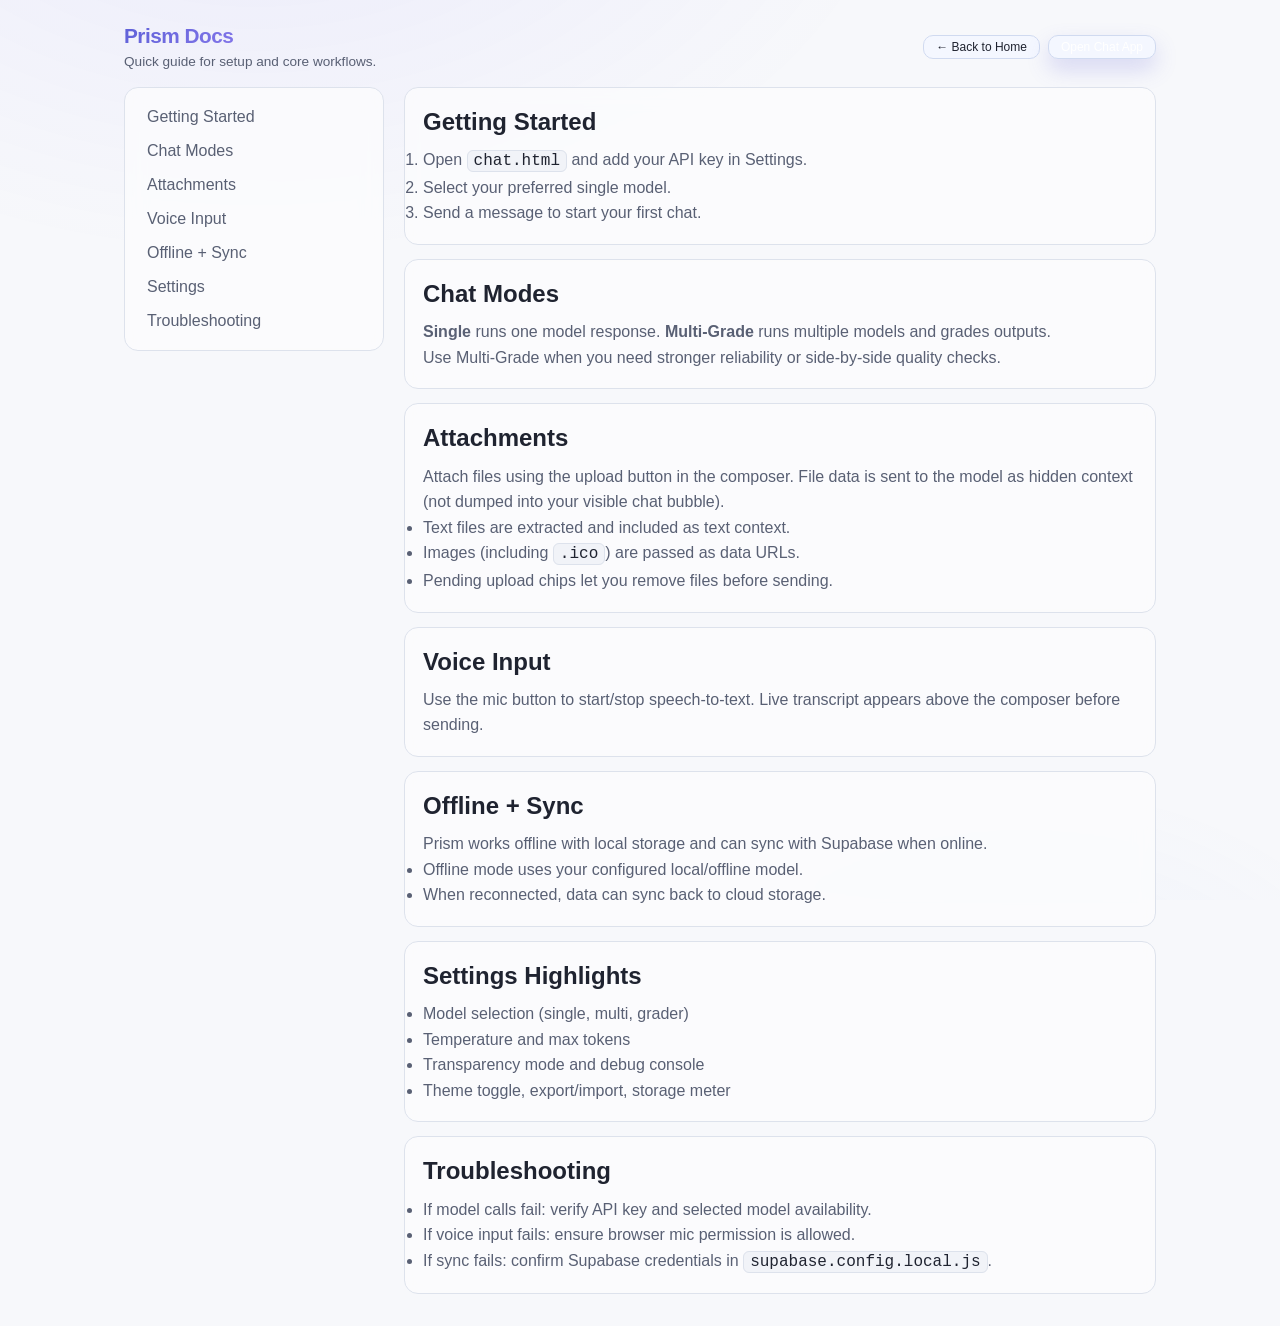
<file: docs.html>
<!DOCTYPE html>
<html lang="en">
<head>
<meta charset="UTF-8">
<meta name="viewport" content="width=device-width, initial-scale=1.0">
<title>Prism Docs</title>
<link rel="stylesheet" href="styles.css">
<link rel="manifest" href="manifest.json">
<meta name="theme-color" content="#7c5cff">
<meta name="description" content="Prism documentation: setup, usage, models, offline mode, file uploads, voice input, and troubleshooting.">
<style>
  body { overflow-y: auto; height: auto; }
  .docs-shell { max-width: 1080px; margin: 0 auto; padding: 24px; position: relative; z-index: 1; }
  .docs-top { display: flex; justify-content: space-between; align-items: center; gap: 12px; margin-bottom: 18px; flex-wrap: wrap; }
  .docs-grid { display: grid; grid-template-columns: 260px 1fr; gap: 20px; }
  .docs-nav, .docs-card { border: 1px solid var(--border); border-radius: 14px; background: var(--bg-glass); backdrop-filter: blur(10px); }
  .docs-nav { padding: 12px; position: sticky; top: 14px; height: fit-content; }
  .docs-nav a { display: block; padding: 8px 10px; border-radius: 8px; color: var(--text-secondary); }
  .docs-nav a:hover { background: var(--accent-subtle); color: var(--text-primary); text-decoration: none; }
  .docs-card { padding: 18px; margin-bottom: 14px; }
  .docs-card h2 { margin-bottom: 10px; color: var(--text-primary); }
  .docs-card p, .docs-card li { color: var(--text-secondary); line-height: 1.6; }
  .docs-card code { font-family: var(--font-mono); background: var(--bg-tertiary); border: 1px solid var(--border); padding: 1px 6px; border-radius: 6px; color: var(--text-primary); }
  @media (max-width: 900px) {
    .docs-grid { grid-template-columns: 1fr; }
    .docs-nav { position: static; }
  }
</style>
</head>
<body>
  <div class="docs-shell">
    <div class="docs-top">
      <div>
        <div class="logo">Prism Docs</div>
        <p class="hint" style="margin-top:6px">Quick guide for setup and core workflows.</p>
      </div>
      <div style="display:flex;gap:8px;flex-wrap:wrap">
        <a class="btn btn-sm" href="./index.html">← Back to Home</a>
        <a class="btn btn-sm landing-auth-btn" href="./chat.html">Open Chat App</a>
      </div>
    </div>

    <div class="docs-grid">
      <aside class="docs-nav">
        <a href="#getting-started">Getting Started</a>
        <a href="#chat-modes">Chat Modes</a>
        <a href="#attachments">Attachments</a>
        <a href="#voice">Voice Input</a>
        <a href="#offline">Offline + Sync</a>
        <a href="#settings">Settings</a>
        <a href="#troubleshooting">Troubleshooting</a>
      </aside>

      <main>
        <section id="getting-started" class="docs-card">
          <h2>Getting Started</h2>
          <ol>
            <li>Open <code>chat.html</code> and add your API key in Settings.</li>
            <li>Select your preferred single model.</li>
            <li>Send a message to start your first chat.</li>
          </ol>
        </section>

        <section id="chat-modes" class="docs-card">
          <h2>Chat Modes</h2>
          <p><strong>Single</strong> runs one model response. <strong>Multi-Grade</strong> runs multiple models and grades outputs.</p>
          <p>Use Multi-Grade when you need stronger reliability or side-by-side quality checks.</p>
        </section>

        <section id="attachments" class="docs-card">
          <h2>Attachments</h2>
          <p>Attach files using the upload button in the composer. File data is sent to the model as hidden context (not dumped into your visible chat bubble).</p>
          <ul>
            <li>Text files are extracted and included as text context.</li>
            <li>Images (including <code>.ico</code>) are passed as data URLs.</li>
            <li>Pending upload chips let you remove files before sending.</li>
          </ul>
        </section>

        <section id="voice" class="docs-card">
          <h2>Voice Input</h2>
          <p>Use the mic button to start/stop speech-to-text. Live transcript appears above the composer before sending.</p>
        </section>

        <section id="offline" class="docs-card">
          <h2>Offline + Sync</h2>
          <p>Prism works offline with local storage and can sync with Supabase when online.</p>
          <ul>
            <li>Offline mode uses your configured local/offline model.</li>
            <li>When reconnected, data can sync back to cloud storage.</li>
          </ul>
        </section>

        <section id="settings" class="docs-card">
          <h2>Settings Highlights</h2>
          <ul>
            <li>Model selection (single, multi, grader)</li>
            <li>Temperature and max tokens</li>
            <li>Transparency mode and debug console</li>
            <li>Theme toggle, export/import, storage meter</li>
          </ul>
        </section>

        <section id="troubleshooting" class="docs-card">
          <h2>Troubleshooting</h2>
          <ul>
            <li>If model calls fail: verify API key and selected model availability.</li>
            <li>If voice input fails: ensure browser mic permission is allowed.</li>
            <li>If sync fails: confirm Supabase credentials in <code>supabase.config.local.js</code>.</li>
          </ul>
        </section>
      </main>
    </div>
  </div>

  <script>
  (() => {
    const mq = window.matchMedia && window.matchMedia('(prefers-color-scheme: light)');
    const apply = () => {
      const isLight = !!(mq && mq.matches);
      document.documentElement.setAttribute('data-theme', isLight ? 'light' : 'dark');
      const meta = document.querySelector('meta[name="theme-color"]');
      if (meta) meta.setAttribute('content', isLight ? '#f3f6fc' : '#0f1116');
    };
    apply();
    if (mq && mq.addEventListener) mq.addEventListener('change', apply);
  })();
  </script>
</body>
</html>
</file>
<file: styles.css>
/* ============================================================
   PRISM AI — Modern Design System v2.0
   Glassmorphism + CSS-only animations + Full component library
   ============================================================ */

/* ---------- CSS Custom Properties (Design Tokens) ---------- */
:root {
  /* Colors — Dark Theme (default) */
  --bg-primary: #090b10;
  --bg-secondary: #10141d;
  --bg-tertiary: #171d2a;
  --bg-glass: rgba(16, 20, 29, 0.72);
  --bg-glass-border: rgba(124, 92, 255, 0.12);
  --accent: #7c5cff;
  --accent-hover: #9278ff;
  --accent-glow: rgba(124, 92, 255, 0.35);
  --accent-subtle: rgba(124, 92, 255, 0.12);
  --text-primary: #e8ebf2;
  --text-secondary: #96a0b5;
  --text-muted: #5e6a82;
  --border: #242c3b;
  --border-light: rgba(36, 44, 59, 0.5);
  --input-bg: #0f141f;
  --success: #4caf50;
  --success-subtle: rgba(76, 175, 80, 0.12);
  --warning: #ff9800;
  --warning-subtle: rgba(255, 152, 0, 0.12);
  --error: #e95b76;
  --error-subtle: rgba(233, 91, 118, 0.12);
  --info: #5b9aff;
  --info-subtle: rgba(91, 154, 255, 0.12);

  /* Typography */
  --font-sans: 'Segoe UI', -apple-system, BlinkMacSystemFont, sans-serif;
  --font-mono: 'Cascadia Code', 'Fira Code', 'Consolas', monospace;

  /* Spacing */
  --space-1: 4px;
  --space-2: 8px;
  --space-3: 12px;
  --space-4: 16px;
  --space-5: 20px;
  --space-6: 24px;
  --space-8: 32px;

  /* Radii */
  --radius-sm: 6px;
  --radius-md: 10px;
  --radius-lg: 14px;
  --radius-xl: 20px;
  --radius-full: 999px;

  /* Shadows */
  --shadow-sm: 0 1px 3px rgba(0, 0, 0, 0.2);
  --shadow-md: 0 4px 12px rgba(0, 0, 0, 0.3);
  --shadow-lg: 0 8px 30px rgba(0, 0, 0, 0.4);
  --shadow-glow: 0 0 20px rgba(124, 92, 255, 0.2);

  /* Transitions */
  --ease-out: cubic-bezier(0.16, 1, 0.3, 1);
  --ease-spring: cubic-bezier(0.34, 1.56, 0.64, 1);
  --duration-fast: 150ms;
  --duration-normal: 250ms;
  --duration-slow: 400ms;

  /* Layout */
  --sidebar-width: 280px;
  --sidebar-collapsed: 48px;
  --topbar-height: 52px;
  --settings-width: 400px;
}

/* Light Theme */
[data-theme="light"] {
  --bg-primary: #f7f8fb;
  --bg-secondary: #fcfcfd;
  --bg-tertiary: #f1f3f8;
  --bg-glass: rgba(252, 252, 253, 0.82);
  --bg-glass-border: rgba(91, 77, 255, 0.1);
  --accent: #5f61d8;
  --accent-hover: #6d70e2;
  --accent-glow: rgba(91, 77, 255, 0.25);
  --accent-subtle: rgba(91, 77, 255, 0.08);
  --text-primary: #1f2330;
  --text-secondary: #596074;
  --text-muted: #8a91a5;
  --border: #dde2ec;
  --border-light: rgba(221, 226, 236, 0.7);
  --input-bg: #fbfcff;
  --shadow-sm: 0 1px 3px rgba(0, 0, 0, 0.08);
  --shadow-md: 0 4px 12px rgba(0, 0, 0, 0.1);
  --shadow-lg: 0 8px 30px rgba(0, 0, 0, 0.12);
  --shadow-glow: 0 0 20px rgba(91, 77, 255, 0.15);
}

/* ---------- Reset & Base ---------- */
*, *::before, *::after { margin: 0; padding: 0; box-sizing: border-box; }

html { font-size: 16px; -webkit-font-smoothing: antialiased; }

body {
  font-family: var(--font-sans);
  background: var(--bg-primary);
  color: var(--text-primary);
  height: 100vh;
  display: flex;
  flex-direction: column;
  overflow: hidden;
  transition: background var(--duration-normal) var(--ease-out),
              color var(--duration-normal) var(--ease-out);
}

body::before {
  content: '';
  position: fixed;
  inset: 0;
  background: radial-gradient(1200px 800px at 20% -20%, var(--accent-subtle) 0%, transparent 55%),
              radial-gradient(800px 600px at 80% 120%, rgba(91, 154, 255, 0.06) 0%, transparent 50%);
  pointer-events: none;
  z-index: 0;
  animation: bgShift 20s ease-in-out infinite alternate;
}

@keyframes bgShift { 0% { opacity: 0.6; } 100% { opacity: 1; } }

/* ---------- Scrollbar ---------- */
::-webkit-scrollbar { width: 6px; height: 6px; }
::-webkit-scrollbar-track { background: transparent; }
::-webkit-scrollbar-thumb { background: var(--border); border-radius: var(--radius-full); }
::-webkit-scrollbar-thumb:hover { background: var(--text-muted); }

/* ---------- Typography ---------- */
h1, h2, h3, h4 { font-weight: 600; line-height: 1.3; }
a { color: var(--accent); text-decoration: none; }
a:hover { text-decoration: underline; }
.hint { font-size: 0.85em; color: var(--text-secondary); }
.muted { color: var(--text-muted); }

/* ---------- Buttons ---------- */
.btn {
  display: inline-flex;
  align-items: center;
  justify-content: center;
  gap: var(--space-2);
  padding: var(--space-2) var(--space-4);
  border: 1px solid var(--border);
  background: var(--bg-tertiary);
  color: var(--text-primary);
  border-radius: var(--radius-md);
  cursor: pointer;
  font-size: 0.85em;
  font-weight: 500;
  font-family: inherit;
  transition: all var(--duration-fast) var(--ease-out);
  white-space: nowrap;
  user-select: none;
}
.btn:hover {
  background: var(--accent);
  border-color: var(--accent);
  color: #fff;
  transform: translateY(-1px);
  box-shadow: var(--shadow-glow);
}
.btn:active { transform: translateY(0); }
.btn.active { background: var(--accent); border-color: var(--accent); color: #fff; }
.btn:disabled { opacity: 0.5; cursor: not-allowed; transform: none; }
.btn-sm { padding: var(--space-1) var(--space-3); font-size: 0.75em; }
.btn-lg { padding: var(--space-3) var(--space-5); font-size: 0.95em; }
.btn-icon { padding: var(--space-2); width: 36px; height: 36px; }
.btn-danger { border-color: var(--error); color: var(--error); }
.btn-danger:hover { background: var(--error); color: #fff; border-color: var(--error); }
.btn-ghost { background: transparent; border-color: transparent; }
.btn-ghost:hover { background: var(--accent-subtle); border-color: transparent; color: var(--accent); box-shadow: none; }

/* ---------- Inputs ---------- */
input, select, textarea {
  width: 100%;
  padding: var(--space-2) var(--space-3);
  background: var(--input-bg);
  border: 1px solid var(--border);
  color: var(--text-primary);
  border-radius: var(--radius-sm);
  font-size: 0.85em;
  font-family: inherit;
  transition: border-color var(--duration-fast), box-shadow var(--duration-fast);
  outline: none;
}
input:focus, select:focus, textarea:focus {
  border-color: var(--accent);
  box-shadow: 0 0 0 3px var(--accent-subtle);
}
input::placeholder, textarea::placeholder { color: var(--text-muted); }
textarea { min-height: 80px; resize: vertical; }

/* ---------- Toggle Switch ---------- */
.toggle-row {
  display: flex;
  align-items: center;
  justify-content: space-between;
  gap: var(--space-3);
  padding: var(--space-3);
  border: 1px solid var(--border);
  border-radius: var(--radius-md);
  background: var(--bg-tertiary);
}
.switch { position: relative; display: inline-block; width: 48px; height: 26px; flex-shrink: 0; }
.switch input { opacity: 0; width: 0; height: 0; }
.slider {
  position: absolute; cursor: pointer; inset: 0;
  background: var(--border);
  transition: var(--duration-normal) var(--ease-out);
  border-radius: var(--radius-full);
  border: 1px solid var(--border);
}
.slider::before {
  content: '';
  position: absolute;
  height: 18px; width: 18px;
  left: 3px; top: 3px;
  background: var(--text-secondary);
  transition: var(--duration-normal) var(--ease-spring);
  border-radius: 50%;
}
.switch input:checked + .slider { background: var(--accent); border-color: var(--accent); }
.switch input:checked + .slider::before { transform: translateX(22px); background: #fff; }

/* ---------- Checkbox ---------- */
.inline-check {
  display: flex;
  align-items: center;
  gap: var(--space-3);
  padding: var(--space-2) var(--space-3);
  border: 1px solid var(--border);
  border-radius: var(--radius-md);
  background: var(--bg-tertiary);
  font-size: 0.85em;
  cursor: pointer;
  user-select: none;
}
.inline-check input[type="checkbox"] {
  -webkit-appearance: none; appearance: none;
  width: 36px; height: 20px;
  border-radius: var(--radius-full);
  background: var(--border);
  border: 1px solid var(--border);
  position: relative;
  transition: all var(--duration-normal) var(--ease-out);
  flex-shrink: 0;
  cursor: pointer;
  padding: 0;
}
.inline-check input[type="checkbox"]::before {
  content: '';
  position: absolute;
  width: 14px; height: 14px;
  top: 2px; left: 2px;
  border-radius: 50%;
  background: var(--text-secondary);
  transition: transform var(--duration-normal) var(--ease-spring), background var(--duration-fast);
}
.inline-check input[type="checkbox"]:checked { background: var(--accent); border-color: var(--accent); }
.inline-check input[type="checkbox"]:checked::before { transform: translateX(16px); background: #fff; }

/* ---------- Sliders ---------- */
input[type="range"] {
  -webkit-appearance: none; appearance: none;
  width: 100%; height: 6px;
  border-radius: var(--radius-full);
  background: var(--border);
  border: none; padding: 0;
  cursor: pointer;
}
input[type="range"]::-webkit-slider-thumb {
  -webkit-appearance: none; appearance: none;
  width: 18px; height: 18px;
  border-radius: 50%;
  background: var(--accent);
  border: 2px solid var(--text-primary);
  box-shadow: 0 0 0 3px var(--accent-glow);
  transition: transform var(--duration-fast) var(--ease-spring);
}
input[type="range"]::-webkit-slider-thumb:hover { transform: scale(1.15); }
input[type="range"]::-moz-range-thumb {
  width: 18px; height: 18px;
  border-radius: 50%;
  background: var(--accent);
  border: 2px solid var(--text-primary);
  box-shadow: 0 0 0 3px var(--accent-glow);
}

/* Weight value badges */
#wHelpVal, #wAccVal, #wClarVal, #wSpeedVal,
#temperatureVal, #maxTokensVal {
  color: var(--text-primary);
  font-weight: 700;
  padding: 1px 6px;
  border-radius: var(--radius-full);
  background: var(--bg-tertiary);
  border: 1px solid var(--border);
}

/* ---------- Storage Meter ---------- */
.storage-meter {
  width: 100%; height: 10px;
  border-radius: var(--radius-full);
  background: var(--bg-tertiary);
  border: 1px solid var(--border);
  overflow: hidden;
  margin: var(--space-2) 0;
}
.storage-meter-fill {
  height: 100%; width: 0%;
  background: linear-gradient(90deg, var(--accent), var(--accent-hover));
  border-radius: var(--radius-full);
  transition: width var(--duration-normal) var(--ease-out);
}
.storage-meter-fill.warning { background: linear-gradient(90deg, var(--warning), #ffb347); }
.storage-meter-fill.critical { background: linear-gradient(90deg, var(--error), #ff6b8a); }
.storage-meta {
  display: flex;
  justify-content: space-between;
  font-size: 0.75em;
  color: var(--text-secondary);
}

/* ---------- Top Bar ---------- */
.top-bar {
  display: flex;
  align-items: center;
  justify-content: space-between;
  padding: 0 var(--space-4);
  height: var(--topbar-height);
  background: var(--bg-glass);
  backdrop-filter: blur(12px);
  -webkit-backdrop-filter: blur(12px);
  border-bottom: 1px solid var(--border);
  position: relative;
  z-index: 50;
  flex-shrink: 0;
}
.top-left-actions { display: flex; align-items: center; gap: var(--space-3); }
.top-actions { display: flex; gap: var(--space-2); align-items: center; }

.logo {
  font-size: 1.3em;
  font-weight: 700;
  background: linear-gradient(135deg, var(--accent), #a78bfa);
  -webkit-background-clip: text;
  -webkit-text-fill-color: transparent;
  background-clip: text;
  letter-spacing: -0.5px;
}

.api-source-badge {
  display: inline-flex;
  align-items: center;
  gap: var(--space-1);
  padding: 3px 10px;
  border: 1px solid var(--border);
  border-radius: var(--radius-full);
  font-size: 0.75em;
  color: var(--text-secondary);
  background: var(--bg-tertiary);
}
.api-source-badge .dot {
  width: 6px; height: 6px;
  border-radius: 50%;
  background: var(--success);
  animation: pulse 2s ease-in-out infinite;
}
.api-source-badge.offline .dot { background: var(--warning); animation: none; }

@keyframes pulse { 0%, 100% { opacity: 1; } 50% { opacity: 0.4; } }

.top-newchat-mini { display: none; }

/* ---------- Main Layout ---------- */
.main-container { display: flex; flex: 1; overflow: hidden; min-height: 0; position: relative; z-index: 1; }

/* ---------- Sidebar ---------- */
.sidebar {
  width: var(--sidebar-width);
  background: var(--bg-secondary);
  border-right: 1px solid var(--border);
  display: flex;
  flex-direction: column;
  overflow: hidden;
  min-height: 0;
  transition: width var(--duration-normal) var(--ease-out);
  flex-shrink: 0;
}
.sidebar.collapsed { width: var(--sidebar-collapsed); min-width: var(--sidebar-collapsed); }
.sidebar.collapsed .chat-list,
.sidebar.collapsed .sidebar-footer,
.sidebar.collapsed .sidebar-header span { display: none; }
.sidebar.collapsed .sidebar-header { justify-content: center; padding: var(--space-3) 4px; }
.sidebar.collapsed #sidebarNewChatBtn { display: none; }

.sidebar.collapsed #sidebarToggleBtn {
  width: 26px;
  height: 26px;
  min-width: 26px;
  min-height: 26px;
  padding: 0;
  border-radius: 8px;
  font-size: 11px;
  line-height: 1;
  display: inline-flex;
  align-items: center;
  justify-content: center;
}

.sidebar-header {
  padding: var(--space-4);
  display: flex;
  justify-content: space-between;
  align-items: center;
  border-bottom: 1px solid var(--border);
  flex-shrink: 0;
}
.sidebar-actions { display: flex; gap: var(--space-1); }

.chat-list {
  flex: 1 1 auto;
  min-height: 0;
  overflow-y: auto;
  padding: var(--space-2);
}

.chat-item {
  padding: var(--space-2) var(--space-3);
  border-radius: var(--radius-md);
  cursor: pointer;
  font-size: 0.85em;
  margin-bottom: 2px;
  display: flex;
  justify-content: space-between;
  align-items: center;
  transition: all var(--duration-fast) var(--ease-out);
  border: 1px solid transparent;
}
.chat-item:hover { background: var(--accent-subtle); border-color: var(--border-light); }
.chat-item.active { background: var(--accent-subtle); border-color: var(--accent); }
.chat-main { min-width: 0; flex: 1; display: flex; flex-direction: column; gap: 2px; }
.chat-title { overflow: hidden; text-overflow: ellipsis; white-space: nowrap; font-weight: 500; }
.chat-date { font-size: 0.75em; color: var(--text-muted); }

.chat-menu-wrap { position: relative; opacity: 0; transition: opacity var(--duration-fast); }
.chat-item:hover .chat-menu-wrap, .chat-item.active .chat-menu-wrap { opacity: 1; }
.chat-menu-btn {
  background: transparent; border: 1px solid transparent;
  color: var(--text-secondary); border-radius: var(--radius-sm);
  padding: 2px 6px; cursor: pointer;
}
.chat-menu-btn:hover { border-color: var(--border); color: var(--text-primary); background: var(--bg-tertiary); }
.chat-menu {
  display: none; position: absolute; right: 0; top: 110%;
  background: var(--bg-secondary); border: 1px solid var(--border);
  border-radius: var(--radius-md); min-width: 130px; z-index: 30;
  padding: var(--space-1); box-shadow: var(--shadow-lg);
}
.chat-menu.open { display: block; }
.chat-menu-item {
  width: 100%; text-align: left; background: transparent; border: none;
  color: var(--text-primary); padding: var(--space-2) var(--space-3);
  border-radius: var(--radius-sm); cursor: pointer; font-size: 0.85em;
}
.chat-menu-item:hover { background: var(--accent-subtle); }
.chat-menu-item.danger { color: var(--error); }
.chat-menu-item.danger:hover { background: var(--error-subtle); }

.sidebar-footer {
  border-top: 1px solid var(--border);
  padding: var(--space-3);
  flex-shrink: 0;
}
.sidebar-footer .btn { width: 100%; }

#sidebarCollapsedAccountBtn,
#sidebarCollapsedNewChatBtn,
#sidebarCollapsedSettingsBtn {
  display: none;
  position: absolute;
  left: calc((var(--sidebar-collapsed) - 26px) / 2);
  transform: none;
  width: 26px;
  height: 26px;
  min-width: 26px;
  min-height: 26px;
  padding: 0;
  align-items: center;
  justify-content: center;
  border-radius: 8px;
  font-size: 11px;
  line-height: 1;
}

.sidebar.collapsed #sidebarCollapsedAccountBtn,
.sidebar.collapsed #sidebarCollapsedNewChatBtn,
.sidebar.collapsed #sidebarCollapsedSettingsBtn {
  display: inline-flex;
}

.sidebar.collapsed #sidebarCollapsedAccountBtn { bottom: 72px; }
.sidebar.collapsed #sidebarCollapsedNewChatBtn {
  top: 62px;
  bottom: auto;
}
.sidebar.collapsed #sidebarCollapsedSettingsBtn { bottom: 12px; }

.sidebar.collapsed #sidebarCollapsedAccountBtn svg {
  width: 11px;
  height: 11px;
}

.sidebar.collapsed #sidebarCollapsedNewChatBtn {
  font-size: 12px;
  font-weight: 700;
}

/* ---------- Chat Area ---------- */
.chat-area {
  flex: 1;
  display: flex;
  flex-direction: column;
  min-width: 0;
  overflow: hidden;
  background: var(--bg-primary);
}

/* Model Bar */
.model-bar {
  display: flex;
  align-items: center;
  gap: var(--space-2);
  padding: var(--space-2) var(--space-4);
  border-bottom: 1px solid var(--border);
  background: var(--bg-glass);
  backdrop-filter: blur(8px);
  flex-shrink: 0;
}
.model-chip {
  padding: var(--space-1) var(--space-3);
  border: 1px solid var(--border);
  border-radius: var(--radius-full);
  background: var(--bg-tertiary);
  font-size: 0.75em;
  display: flex;
  gap: var(--space-2);
  align-items: center;
  cursor: pointer;
  transition: all var(--duration-fast);
}
.model-chip:hover { border-color: var(--accent); background: var(--accent-subtle); }
.model-chip-name { max-width: 260px; overflow: hidden; text-overflow: ellipsis; white-space: nowrap; }
.model-chip-menu-wrap { position: relative; }
.model-chip-menu-btn {
  background: none; border: none;
  color: var(--text-secondary); cursor: pointer;
  padding: 0 4px; border-radius: var(--radius-sm);
}
.model-chip-menu-btn:hover { color: var(--text-primary); background: var(--bg-tertiary); }
.model-chip-menu {
  display: none; position: absolute; right: 0; top: 120%;
  min-width: 180px; z-index: 60;
  background: var(--bg-secondary); border: 1px solid var(--border);
  border-radius: var(--radius-md); padding: var(--space-1);
  box-shadow: var(--shadow-lg);
}
.model-chip-menu.open { display: block; }
.model-chip-menu-row {
  width: 100%; text-align: left; background: transparent; border: none;
  color: var(--text-primary); padding: var(--space-2) var(--space-3);
  border-radius: var(--radius-sm); cursor: pointer; font-size: 0.85em;
}
.model-chip-menu-row:hover { background: var(--accent-subtle); }
.model-chip-menu-row.danger { color: var(--error); }
.model-chip-menu-row.danger:hover { background: var(--error-subtle); }

.model-chip-menu-check {
  display: flex; align-items: center; gap: var(--space-3);
  color: var(--text-primary); padding: var(--space-2) var(--space-3);
  border-radius: var(--radius-sm); font-size: 0.85em;
  line-height: 1.3; cursor: pointer;
}
.model-chip-menu-check:hover { background: var(--accent-subtle); }
.model-chip-menu-check input[type="checkbox"] {
  -webkit-appearance: none; appearance: none;
  width: 36px; height: 20px; margin: 0;
  border-radius: var(--radius-full);
  background: var(--border);
  border: 1px solid var(--border);
  position: relative;
  transition: all var(--duration-normal) var(--ease-out);
  flex: 0 0 auto;
}
.model-chip-menu-check input[type="checkbox"]::before {
  content: '';
  position: absolute;
  width: 14px; height: 14px;
  top: 2px; left: 2px;
  border-radius: 50%;
  background: var(--text-secondary);
  transition: transform var(--duration-normal) var(--ease-spring), background var(--duration-fast);
}
.model-chip-menu-check input[type="checkbox"]:checked {
  background: linear-gradient(180deg, var(--accent), #6b49ff);
  border-color: transparent;
}
.model-chip-menu-check input[type="checkbox"]:checked::before {
  transform: translateX(16px); background: #fff;
}

.multi-model-toolbar { display: flex; align-items: center; gap: var(--space-2); margin-top: var(--space-2); }
.model-chip.drag-enabled { cursor: grab; }
.model-chip.drag-enabled .model-chip-name { user-select: none; }
.model-chip.dragging { opacity: 0.55; }
.model-chip.drag-over { outline: 2px dashed var(--accent); outline-offset: 2px; }

/* Mode toggle */
.mode-toggle {
  display: flex; gap: 2px;
  background: var(--bg-primary);
  border-radius: var(--radius-sm);
  padding: 2px;
}
.mode-btn {
  padding: var(--space-1) var(--space-3);
  border-radius: 4px;
  cursor: pointer;
  font-size: 0.75em;
  background: transparent;
  color: var(--text-secondary);
  border: none;
  transition: all var(--duration-fast);
  font-family: inherit;
}
.mode-btn.active { background: var(--accent); color: #fff; }

.transparency-badge {
  display: none;
  padding: 3px 8px;
  background: var(--accent-subtle);
  border: 1px solid rgba(124, 92, 255, 0.55);
  border-radius: var(--radius-sm);
  font-size: 0.75em;
  color: #d8ccff;
}
.transparency-badge.show { display: inline-block; }

.offline-badge {
  display: none;
  padding: 3px 8px;
  border-radius: var(--radius-sm);
  font-size: 0.75em;
}
.offline-badge.show { display: inline-block; }
.offline-badge.connecting { border: 1px solid #2e6eff; color: #b8d0ff; background: rgba(46, 110, 255, .2); }
.offline-badge.connected { border: 1px solid #2e9f55; color: #b9f5cd; background: rgba(46, 159, 85, .2); }
.offline-badge.offline { border: 1px solid #a15b00; color: #ffcc80; background: rgba(161, 91, 0, .2); }

/* ---------- Messages ---------- */
.messages {
  flex: 1 1 auto;
  min-height: 0;
  height: 0;
  overflow-y: auto;
  overflow-x: hidden;
  padding: var(--space-5);
  display: flex;
  flex-direction: column;
  gap: var(--space-4);
}

.message {
  display: flex;
  gap: var(--space-3);
  max-width: 85%;
  animation: messageIn var(--duration-normal) var(--ease-out);
}
@keyframes messageIn {
  from { opacity: 0; transform: translateY(8px); }
  to { opacity: 1; transform: translateY(0); }
}

.message.user { align-self: flex-end; flex-direction: row-reverse; }
.message.assistant { align-self: flex-start; }

/* Actual rendered message bubble container (app.js wraps content in direct div children) */
.message > div {
  background: #111827;
  border: 1px solid var(--border);
  border-radius: var(--radius-lg);
  padding: var(--space-3) var(--space-4);
  box-shadow: 0 6px 18px rgba(0, 0, 0, 0.2);
  width: 100%;
  min-width: 0;
}

.message.user > div {
  background: var(--bg-tertiary);
  border-bottom-right-radius: var(--radius-sm);
}

.message.assistant > div {
  border-bottom-left-radius: var(--radius-sm);
}

.message-avatar {
  width: 32px; height: 32px;
  border-radius: 50%;
  display: flex;
  align-items: center;
  justify-content: center;
  font-size: 0.85em;
  font-weight: 600;
  flex-shrink: 0;
}
.message.user .message-avatar { background: var(--accent); color: #fff; }
.message.assistant .message-avatar { background: var(--bg-tertiary); border: 1px solid var(--border); }

.message-content {
  padding: var(--space-3) var(--space-4);
  border-radius: var(--radius-lg);
  font-size: 0.9em;
  line-height: 1.6;
  white-space: pre-wrap;
  word-wrap: break-word;
}
.message.user .message-content {
  background: var(--bg-tertiary);
  border-bottom-right-radius: var(--radius-sm);
}
.message.assistant .message-content {
  background: #111827;
  border: 1px solid var(--border);
  border-bottom-left-radius: var(--radius-sm);
}
.message.assistant.full-width {
  width: min(100%, 1100px);
  max-width: min(100%, 1100px);
}

.message.assistant.full-width > div {
  width: 100%;
}

.message .model-label {
  font-size: 0.75em;
  color: var(--accent);
  margin-bottom: var(--space-1);
  font-weight: bold;
}

.message .token-info {
  font-size: 0.7em;
  color: var(--text-secondary);
  margin-top: var(--space-2);
}

/* Code blocks */
.code-block {
  margin-top: var(--space-2);
  border: 1px solid #313b50;
  border-radius: var(--radius-md);
  overflow: hidden;
  background: #0b111b;
}
.code-head {
  display: flex;
  justify-content: space-between;
  align-items: center;
  padding: var(--space-1) var(--space-2);
  background: #131b2a;
  border-bottom: 1px solid #2a3347;
  font-size: 0.75em;
  color: var(--text-secondary);
}
.copy-code-btn {
  background: var(--bg-tertiary);
  color: var(--text-primary);
  border: 1px solid var(--border);
  border-radius: var(--radius-sm);
  padding: var(--space-1) var(--space-2);
  font-size: 0.75em;
  cursor: pointer;
}
.copy-code-btn:hover { background: var(--accent-subtle); }
.code-block pre {
  margin: 0;
  padding: var(--space-3);
  overflow: auto;
  font-family: var(--font-mono);
  font-size: 0.82em;
  line-height: 1.5;
  color: #d6e2ff;
}

/* Copy text block */
.copy-text-block {
  margin-top: var(--space-2);
  border: 1px solid #2d3d55;
  border-radius: var(--radius-md);
  overflow: hidden;
  background: #0f1724;
}
.copy-text-head {
  display: flex;
  justify-content: space-between;
  align-items: center;
  padding: var(--space-1) var(--space-2);
  background: #172234;
  border-bottom: 1px solid #2b3d57;
  font-size: 0.75em;
  color: #c9d6f2;
}
.copy-text-body {
  margin: 0;
  padding: var(--space-3);
  white-space: pre-wrap;
  word-break: break-word;
  font-size: 0.86em;
  line-height: 1.5;
  color: #e4ecff;
}

/* Variant viewer */
.variant-viewer {
  border: 1px solid #313b50;
  border-radius: var(--radius-md);
  background: #0e1420;
  overflow: hidden;
  margin-top: var(--space-2);
}
.variant-nav {
  display: flex;
  align-items: center;
  justify-content: space-between;
  padding: var(--space-2) var(--space-3);
  background: #131b2a;
  border-bottom: 1px solid #2a3347;
}
.variant-btn {
  border: 1px solid var(--border);
  background: var(--bg-tertiary);
  color: var(--text-primary);
  border-radius: var(--radius-sm);
  width: 30px; height: 28px;
  cursor: pointer;
}
.variant-btn:disabled { opacity: 0.5; cursor: not-allowed; }
.variant-meta { font-size: 0.8em; color: var(--text-secondary); }
.variant-body { padding: var(--space-3); }

/* Score table */
.score-table {
  width: 100%;
  border-collapse: collapse;
  margin-top: var(--space-3);
  font-size: 0.8em;
}
.score-table th, .score-table td {
  border: 1px solid var(--border);
  padding: var(--space-1) var(--space-2);
  text-align: left;
}
.score-table th { background: var(--bg-tertiary); }

/* Run / subagent status */
.run-status-wrap {
  display: grid;
  grid-template-columns: repeat(auto-fill, minmax(150px, 1fr));
  gap: var(--space-2);
  margin-top: var(--space-1);
}
.run-status-card {
  border: 1px solid var(--border);
  border-left: 4px solid #d4a72c;
  border-radius: var(--radius-md);
  padding: var(--space-2) var(--space-3);
  background: #0f1624;
}
.run-status-card.done { border-left-color: var(--success); }
.run-status-card.failed { border-left-color: var(--error); }
.run-status-model {
  font-size: 0.82em;
  color: var(--text-primary);
  font-weight: 600;
  overflow: hidden;
  text-overflow: ellipsis;
  white-space: nowrap;
}
.run-status-state {
  font-size: 0.74em;
  color: var(--text-secondary);
  margin-top: 2px;
  text-transform: capitalize;
}

.subagent-status-wrap {
  display: grid;
  grid-template-columns: repeat(auto-fill, minmax(170px, 1fr));
  gap: var(--space-2);
  margin-top: var(--space-1);
}
.subagent-status-card {
  border: 1px solid var(--border);
  border-left: 4px solid #d4a72c;
  border-radius: var(--radius-md);
  padding: var(--space-2) var(--space-3);
  background: #0f1624;
}
.subagent-status-card.done { border-left-color: var(--success); }
.subagent-status-card.failed { border-left-color: var(--error); }
.subagent-status-model {
  font-size: 0.82em;
  color: var(--text-primary);
  font-weight: 600;
  overflow: hidden;
  text-overflow: ellipsis;
  white-space: nowrap;
}
.subagent-status-state {
  font-size: 0.74em;
  color: var(--text-secondary);
  margin-top: 2px;
}

/* Thinking dots */
.thinking-dots {
  display: inline-flex;
  align-items: center;
  gap: 3px;
  vertical-align: middle;
  margin-left: var(--space-1);
}
.thinking-dots span {
  width: 4px; height: 4px;
  border-radius: 50%;
  background: #aebbe0;
  opacity: 0.35;
  animation: thinkingDotPulse 1s infinite ease-in-out;
}
.thinking-dots span:nth-child(1) { animation-delay: 0s; }
.thinking-dots span:nth-child(2) { animation-delay: 0.16s; }
.thinking-dots span:nth-child(3) { animation-delay: 0.32s; }
@keyframes thinkingDotPulse {
  0%, 80%, 100% { opacity: 0.25; transform: translateY(0); }
  40% { opacity: 1; transform: translateY(-1px); }
}

/* Graded responses */
.message.graded { border: 1px solid var(--warning); background: rgba(255, 152, 0, 0.05); }
.graded-responses { margin-top: var(--space-3); display: flex; flex-direction: column; gap: var(--space-2); }
.graded-response {
  padding: var(--space-2);
  background: var(--bg-primary);
  border-radius: var(--radius-sm);
  font-size: 0.85em;
  border-left: 3px solid var(--border);
}
.graded-response.winner { border-left-color: var(--success); background: rgba(76, 175, 80, 0.1); }
.graded-response .grader-model { font-size: 0.75em; color: var(--warning); margin-bottom: var(--space-1); }

/* Streaming chip */
.streaming-chip {
  display: inline-flex;
  align-items: center;
  gap: var(--space-2);
  margin-bottom: var(--space-2);
  padding: 3px var(--space-2);
  border: 1px solid #3d4f73;
  border-radius: var(--radius-full);
  font-size: 0.72em;
  color: #c8d7ff;
  background: rgba(61, 79, 115, .25);
}
.streaming-dot {
  width: 6px; height: 6px;
  border-radius: 50%;
  background: #8fb1ff;
  animation: pulseDot 1.1s infinite ease-in-out;
}
@keyframes pulseDot {
  0%, 100% { opacity: 0.35; transform: scale(0.8); }
  50% { opacity: 1; transform: scale(1); }
}

/* Quiz progress */
.quiz-progress-wrap {
  display: inline-flex;
  align-items: center;
  gap: var(--space-2);
  padding: var(--space-1) var(--space-3);
  border-radius: var(--radius-full);
  border: 1px solid var(--border);
  background: var(--bg-tertiary);
}
.quiz-progress-badge { font-size: 0.78em; font-weight: 700; letter-spacing: 0.02em; }
.quiz-progress-working { border-color: rgba(124, 92, 255, 0.55); background: rgba(124, 92, 255, 0.16); }
.quiz-progress-working .quiz-progress-badge { color: #d8ccff; }
.quiz-progress-done { border-color: rgba(46, 159, 85, 0.6); background: rgba(46, 159, 85, 0.18); }
.quiz-progress-done .quiz-progress-badge { color: #b9f5cd; }
.quiz-progress-error { border-color: rgba(233, 91, 118, 0.65); background: rgba(233, 91, 118, 0.18); }
.quiz-progress-error .quiz-progress-badge { color: #ffc2cf; }

/* ---------- Input Area ---------- */
.input-area {
  padding: var(--space-4) var(--space-5);
  background: var(--bg-glass);
  backdrop-filter: blur(8px);
  border-top: 1px solid var(--border);
  margin-top: auto;
  position: sticky;
  bottom: 0;
  z-index: 5;
  flex-shrink: 0;
}
.input-wrap {
  display: flex;
  gap: var(--space-2);
  align-items: flex-end;
  max-width: 900px;
  margin: 0 auto;
  transition: transform var(--duration-fast) var(--ease-out);
}
.input-wrap:focus-within {
  transform: translateY(-1px);
}
.input-wrap textarea {
  flex: 1;
  padding: var(--space-3);
  background: var(--input-bg);
  border: 1px solid var(--border);
  color: var(--text-primary);
  border-radius: var(--radius-lg);
  font-size: 0.9em;
  resize: none;
  min-height: 44px;
  max-height: 120px;
  font-family: inherit;
  transition: border-color var(--duration-fast), box-shadow var(--duration-fast);
}
.input-wrap textarea:focus {
  outline: none;
  border-color: var(--accent);
  box-shadow: 0 0 0 3px var(--accent-subtle);
}
.send-btn {
  padding: var(--space-3) var(--space-5);
  background: linear-gradient(180deg, var(--accent), #6b49ff);
  color: #fff;
  border: none;
  border-radius: var(--radius-md);
  cursor: pointer;
  font-size: 0.9em;
  transition: all var(--duration-fast) var(--ease-out);
}
.send-btn:hover {
  background: linear-gradient(180deg, var(--accent-hover), #7a5dff);
  transform: translateY(-1px);
}
.send-btn:disabled { opacity: 0.5; cursor: not-allowed; transform: none; }

/* Debug console */
.debug-console {
  margin-top: var(--space-2);
  max-height: 110px;
  overflow: auto;
  border: 1px solid #2b3a55;
  border-radius: var(--radius-sm);
  background: #0b111b;
  color: #b8c7e6;
  font-family: var(--font-mono);
  font-size: 11px;
  line-height: 1.35;
  padding: var(--space-1) var(--space-2);
}
.debug-line { white-space: pre-wrap; word-break: break-word; }

/* Token bar */
.token-bar {
  padding: var(--space-1) var(--space-4);
  background: var(--bg-secondary);
  border-top: 1px solid var(--border);
  font-size: 0.75em;
  color: var(--text-secondary);
  display: flex;
  gap: var(--space-5);
  flex-shrink: 0;
}

/* Loading dots */
.loading { display: inline-flex; gap: var(--space-1); padding: var(--space-2); }
.loading span {
  width: 6px; height: 6px;
  background: var(--accent);
  border-radius: 50%;
  animation: bounce 1.4s infinite ease-in-out both;
}
.loading span:nth-child(1) { animation-delay: -0.32s; }
.loading span:nth-child(2) { animation-delay: -0.16s; }
@keyframes bounce { 0%, 80%, 100% { transform: scale(0); } 40% { transform: scale(1); } }

/* Welcome screen */
.welcome {
  flex: 1;
  display: flex;
  flex-direction: column;
  align-items: center;
  justify-content: center;
  color: var(--text-secondary);
  padding: var(--space-8);
  text-align: center;
}
.welcome h1 { color: var(--accent); margin-bottom: var(--space-3); }

/* ---------- Settings Panel ---------- */
.overlay {
  position: fixed; inset: 0;
  background: rgba(0, 0, 0, 0.5);
  backdrop-filter: blur(4px);
  display: none;
  z-index: 99;
  opacity: 0;
  transition: opacity var(--duration-normal);
}
.overlay.open { display: block; opacity: 1; }

.settings-panel {
  position: fixed;
  top: 0; right: 0;
  width: var(--settings-width);
  height: 100vh;
  background: var(--bg-secondary);
  border-left: 1px solid var(--border);
  z-index: 100;
  overflow-y: auto;
  padding: var(--space-5);
  transform: translateX(100%);
  transition: transform var(--duration-normal) var(--ease-out);
}
.settings-panel.open { transform: translateX(0); }

.settings-panel h2 {
  margin-bottom: var(--space-4);
  color: var(--accent);
  display: flex;
  align-items: center;
  justify-content: space-between;
}

.setting-group {
  margin-bottom: var(--space-5);
  padding-bottom: var(--space-4);
  border-bottom: 1px solid var(--border-light);
}
.setting-group:last-child { border-bottom: none; }
.setting-group label {
  display: block;
  margin-bottom: var(--space-2);
  color: var(--text-secondary);
  font-size: 0.85em;
  font-weight: 500;
}

/* Settings tabs */
.settings-tabs {
  display: flex;
  gap: 2px;
  margin-bottom: var(--space-5);
  border-bottom: 1px solid var(--border);
  padding-bottom: var(--space-2);
  overflow-x: auto;
}
.settings-tab {
  padding: var(--space-2) var(--space-3);
  font-size: 0.85em;
  color: var(--text-secondary);
  background: transparent;
  border: none;
  border-radius: var(--radius-sm);
  cursor: pointer;
  white-space: nowrap;
  transition: all var(--duration-fast);
  font-family: inherit;
}
.settings-tab:hover { background: var(--accent-subtle); color: var(--text-primary); }
.settings-tab.active { background: var(--accent); color: #fff; }
.settings-tab-content { display: none; }
.settings-tab-content.active { display: block; }

/* ---------- Modals ---------- */
.modal-overlay {
  position: fixed; inset: 0;
  background: rgba(0, 0, 0, 0.6);
  backdrop-filter: blur(6px);
  display: flex;
  align-items: center;
  justify-content: center;
  z-index: 200;
  /* Keep visible whenever JS sets display:flex (some modals are toggled via inline display only). */
  opacity: 1;
  transition: opacity var(--duration-normal);
}
.modal-overlay.open { opacity: 1; }

.modal {
  background: var(--bg-secondary);
  border: 1px solid var(--border);
  border-radius: var(--radius-xl);
  padding: var(--space-6);
  max-width: 480px;
  width: 90%;
  box-shadow: var(--shadow-lg);
  transform: scale(0.95);
  transition: transform var(--duration-normal) var(--ease-spring);
}
.modal-overlay.open .modal { transform: scale(1); }

.modal h2 { margin-bottom: var(--space-3); color: var(--accent); }
.modal .hint { margin-bottom: var(--space-4); }
.modal-actions { display: flex; gap: var(--space-3); margin-top: var(--space-5); }

/* Auth modal theme alignment */
.auth-modal-card {
  width: min(100%, 430px);
  background: var(--bg-secondary);
  color: var(--text-primary);
  border: 1px solid var(--border);
  box-shadow: var(--shadow-lg);
}
.auth-tabs {
  display: flex;
  gap: var(--space-2);
  margin-bottom: var(--space-3);
  padding: 4px;
  border: 1px solid var(--border);
  border-radius: 12px;
  background: var(--bg-tertiary);
}
.auth-tab {
  flex: 1;
  border-radius: var(--radius-md);
}

#authModal .tab.auth-tab {
  border: 1px solid transparent;
  background: transparent;
  color: var(--text-secondary);
  padding: 10px 12px;
  font-weight: 600;
  cursor: pointer;
  transition: all var(--duration-fast) var(--ease-out);
}

#authModal .tab.auth-tab:hover {
  color: var(--text-primary);
  background: var(--accent-subtle);
}

#authModal .tab.auth-tab.active {
  color: #fff;
  border-color: transparent;
  background: linear-gradient(135deg, var(--accent), var(--accent-hover));
  box-shadow: 0 8px 16px rgba(124, 92, 255, 0.28);
}
.auth-tab-content {
  display: flex;
  flex-direction: column;
  gap: var(--space-2);
}
.auth-tab-content .btn,
.auth-close-btn {
  width: 100%;
}

.auth-modal-head {
  margin-bottom: var(--space-3);
  padding-bottom: var(--space-2);
  border-bottom: 1px solid var(--border-light);
}

.auth-modal-head h2 {
  margin-bottom: 6px;
  letter-spacing: -0.3px;
}

.auth-label {
  font-size: 0.78em;
  font-weight: 600;
  color: var(--text-secondary);
  margin-top: 2px;
  margin-bottom: -2px;
}

.auth-primary-btn {
  margin-top: 6px;
  border-color: transparent;
  background: linear-gradient(135deg, var(--accent), var(--accent-hover));
  color: #fff;
  box-shadow: 0 10px 22px rgba(124, 92, 255, 0.28);
}

.auth-primary-btn:hover {
  filter: brightness(1.04);
}

.auth-primary-btn:disabled {
  opacity: 0.7;
}

.account-profile-card,
.account-section-card {
  border: 1px solid var(--border);
  background: var(--bg-tertiary);
  border-radius: 12px;
  padding: 12px;
}

.account-profile-title,
.account-section-title {
  font-size: 0.78em;
  font-weight: 700;
  letter-spacing: 0.04em;
  text-transform: uppercase;
  color: var(--text-secondary);
  margin-bottom: 8px;
}

.account-quick-actions {
  display: grid;
  grid-template-columns: 1fr 1fr;
  gap: 8px;
}

.account-action-btn {
  margin-top: 8px;
}

.account-outline-btn {
  background: transparent;
  border-color: var(--border);
}

.account-danger-btn {
  border-color: rgba(233, 91, 118, 0.5);
  color: #ffd3dd;
  background: rgba(233, 91, 118, 0.12);
}

.account-danger-btn:hover {
  background: var(--error);
  color: #fff;
  border-color: var(--error);
}

.auth-close-btn {
  margin-top: var(--space-3);
  opacity: 0.85;
}

/* Account side panel should not render a nested card box */
.account-panel .auth-modal-card {
  width: 100%;
  max-width: none;
  background: transparent;
  border: 0;
  box-shadow: none;
  padding: 0;
}

.themed-confirm-modal {
  border-color: #5a3dca;
  box-shadow: 0 16px 40px rgba(0, 0, 0, 0.45), 0 0 0 1px rgba(124, 92, 255, 0.25) inset;
  background: linear-gradient(180deg, rgba(26, 20, 45, 0.98), rgba(16, 20, 29, 0.98));
}
.themed-confirm-modal h2 { color: #d8ccff; }
.themed-confirm-modal .hint { color: #c4b8f7; line-height: 1.5; }
#themedRenameInput { margin-top: var(--space-2); }

/* ---------- Toast Notifications ---------- */
.toast-container {
  position: fixed;
  bottom: var(--space-5);
  right: var(--space-5);
  z-index: 300;
  display: flex;
  flex-direction: column;
  gap: var(--space-2);
  pointer-events: none;
}
.toast {
  padding: var(--space-3) var(--space-4);
  border-radius: var(--radius-md);
  font-size: 0.85em;
  color: #fff;
  box-shadow: var(--shadow-lg);
  animation: toastIn var(--duration-normal) var(--ease-out);
  pointer-events: auto;
  display: flex;
  align-items: center;
  gap: var(--space-2);
  max-width: 380px;
}
.toast.removing { animation: toastOut var(--duration-normal) var(--ease-out) forwards; }
@keyframes toastIn { from { opacity: 0; transform: translateX(100%); } to { opacity: 1; transform: translateX(0); } }
@keyframes toastOut { from { opacity: 1; transform: translateX(0); } to { opacity: 0; transform: translateX(100%); } }
.toast.success { background: var(--success); }
.toast.error { background: var(--error); }
.toast.warning { background: var(--warning); color: #1a1a2e; }
.toast.info { background: var(--info); }

/* ---------- Warning Banners ---------- */
.banner {
  padding: var(--space-3) var(--space-4);
  display: flex;
  align-items: center;
  gap: var(--space-3);
  font-size: 0.85em;
  border-bottom: 1px solid var(--border);
  flex-shrink: 0;
}
.banner-warning { background: var(--warning-subtle); border-color: var(--warning); color: var(--warning); }
.banner-error { background: var(--error-subtle); border-color: var(--error); color: var(--error); }
.banner-info { background: var(--info-subtle); border-color: var(--info); color: var(--info); }
.banner-close {
  margin-left: auto;
  background: none; border: none;
  color: inherit; cursor: pointer;
  opacity: 0.7;
  font-size: 1.1em;
  padding: 0 var(--space-1);
}
.banner-close:hover { opacity: 1; }

/* ---------- Loading Skeletons ---------- */
.skeleton {
  background: linear-gradient(90deg, var(--bg-tertiary) 25%, var(--bg-secondary) 50%, var(--bg-tertiary) 75%);
  background-size: 200% 100%;
  animation: skeletonShimmer 1.5s ease-in-out infinite;
  border-radius: var(--radius-sm);
}
@keyframes skeletonShimmer { 0% { background-position: 200% 0; } 100% { background-position: -200% 0; } }
.skeleton-text { height: 14px; margin-bottom: var(--space-2); }
.skeleton-text:last-child { width: 60%; }
.skeleton-avatar { width: 32px; height: 32px; border-radius: 50%; }
.skeleton-bubble { height: 60px; border-radius: var(--radius-lg); }

/* ---------- Landing Page ---------- */
.landing {
  min-height: 100vh;
  display: flex;
  flex-direction: column;
  position: relative;
  overflow: hidden;
}
.landing::before {
  content: '';
  position: absolute;
  inset: 0;
  background: radial-gradient(800px 600px at 30% 20%, var(--accent-subtle) 0%, transparent 60%),
              radial-gradient(600px 800px at 70% 80%, rgba(91, 154, 255, 0.08) 0%, transparent 50%);
  pointer-events: none;
  animation: bgShift 20s ease-in-out infinite alternate;
}
.landing-nav {
  display: flex;
  align-items: center;
  justify-content: space-between;
  padding: var(--space-4) var(--space-6);
  position: relative;
  z-index: 1;
}
.landing-nav .logo { font-size: 1.6em; }
.landing-nav-links { display: flex; gap: var(--space-5); align-items: center; }
.landing-nav-links a { color: var(--text-secondary); font-size: 0.85em; font-weight: 500; transition: color var(--duration-fast); }
.landing-nav-links a:hover { color: var(--text-primary); text-decoration: none; }

.landing-auth-btn {
  border-color: transparent;
  background: linear-gradient(135deg, var(--accent), var(--accent-hover));
  color: #fff !important;
  box-shadow: 0 10px 24px rgba(91, 77, 255, 0.24);
}

.landing-auth-btn:hover {
  text-decoration: none;
  filter: brightness(1.03);
  box-shadow: 0 14px 30px rgba(91, 77, 255, 0.32);
}

.landing-auth-btn:focus-visible {
  outline: 2px solid rgba(91, 77, 255, 0.45);
  outline-offset: 2px;
}

.landing-hero {
  flex: 1;
  display: flex;
  flex-direction: column;
  align-items: center;
  justify-content: center;
  text-align: center;
  padding: var(--space-8) var(--space-6);
  position: relative;
  z-index: 1;
}
.landing-hero h1 {
  font-size: 3.5rem;
  font-weight: 800;
  letter-spacing: -1.5px;
  margin-bottom: var(--space-4);
  background: linear-gradient(135deg, var(--text-primary) 0%, var(--accent) 100%);
  -webkit-background-clip: text;
  -webkit-text-fill-color: transparent;
  background-clip: text;
  animation: fadeInUp 0.8s var(--ease-out);
}
.landing-hero p {
  font-size: 1.1em;
  color: var(--text-secondary);
  max-width: 560px;
  margin-bottom: var(--space-6);
  animation: fadeInUp 0.8s var(--ease-out) 0.1s both;
}
.landing-cta { animation: fadeInUp 0.8s var(--ease-out) 0.2s both; }
.landing-cta .btn { margin: 0 var(--space-2); }

@keyframes fadeInUp { from { opacity: 0; transform: translateY(20px); } to { opacity: 1; transform: translateY(0); } }

.landing-features {
  display: grid;
  grid-template-columns: repeat(auto-fit, minmax(260px, 1fr));
  gap: var(--space-5);
  max-width: 1000px;
  margin: 0 auto;
  padding: var(--space-8) var(--space-6);
  position: relative;
  z-index: 1;
}
.feature-card {
  background: var(--bg-glass);
  border: 1px solid var(--bg-glass-border);
  border-radius: var(--radius-xl);
  padding: var(--space-6);
  backdrop-filter: blur(12px);
  transition: all var(--duration-normal) var(--ease-out);
}
.feature-card:hover {
  transform: translateY(-4px);
  border-color: var(--accent);
  box-shadow: var(--shadow-glow);
}
.feature-card .icon { font-size: 2rem; margin-bottom: var(--space-3); }
.feature-card h3 { font-size: 0.95em; margin-bottom: var(--space-2); }
.feature-card p { font-size: 0.85em; color: var(--text-secondary); line-height: 1.5; }

.landing-footer {
  padding: var(--space-5) var(--space-6);
  border-top: 1px solid var(--border);
  display: flex;
  justify-content: space-between;
  align-items: center;
  font-size: 0.85em;
  color: var(--text-muted);
  position: relative;
  z-index: 1;
}
.landing-footer-links { display: flex; gap: var(--space-4); }
.landing-footer-links a { color: var(--text-muted); }
.landing-footer-links a:hover { color: var(--text-secondary); }

/* ---------- Onboarding ---------- */
.onboarding-step { animation: fadeInUp 0.4s var(--ease-out); }
.onboarding-step h2 { margin-bottom: var(--space-2); }
.onboarding-step .hint { margin-bottom: var(--space-5); }
.onboarding-progress {
  display: flex;
  gap: var(--space-1);
  margin-bottom: var(--space-5);
}
.onboarding-progress .dot {
  width: 8px; height: 8px;
  border-radius: 50%;
  background: var(--border);
  transition: all var(--duration-normal);
}
.onboarding-progress .dot.active { background: var(--accent); width: 24px; border-radius: var(--radius-full); }
.onboarding-progress .dot.done { background: var(--success); }

/* ---------- Tooltips ---------- */
.tooltip-trigger { position: relative; }
.tooltip {
  position: absolute;
  bottom: calc(100% + 8px);
  left: 50%;
  transform: translateX(-50%) translateY(4px);
  padding: var(--space-2) var(--space-3);
  background: var(--bg-tertiary);
  border: 1px solid var(--border);
  border-radius: var(--radius-md);
  font-size: 0.75em;
  color: var(--text-primary);
  white-space: nowrap;
  box-shadow: var(--shadow-md);
  opacity: 0;
  pointer-events: none;
  transition: all var(--duration-fast) var(--ease-out);
  z-index: 50;
}
.tooltip::after {
  content: '';
  position: absolute;
  top: 100%; left: 50%;
  transform: translateX(-50%);
  border: 5px solid transparent;
  border-top-color: var(--border);
}
.tooltip-trigger:hover .tooltip,
.tooltip.visible {
  opacity: 1;
  transform: translateX(-50%) translateY(0);
  pointer-events: auto;
}

/* ---------- Drop Zone ---------- */
.drop-zone {
  border: 2px dashed var(--border);
  border-radius: var(--radius-lg);
  padding: var(--space-8);
  text-align: center;
  transition: all var(--duration-normal);
  cursor: pointer;
}
.drop-zone:hover, .drop-zone.drag-over {
  border-color: var(--accent);
  background: var(--accent-subtle);
}
.drop-zone .icon { font-size: 2.5rem; margin-bottom: var(--space-3); }
.drop-zone p { color: var(--text-secondary); font-size: 0.85em; }

/* ---------- File Preview ---------- */
.file-preview {
  display: flex;
  align-items: center;
  gap: var(--space-2);
  padding: var(--space-2) var(--space-3);
  background: var(--bg-tertiary);
  border: 1px solid var(--border);
  border-radius: var(--radius-md);
  font-size: 0.85em;
  margin-bottom: var(--space-2);
}
.file-preview .remove {
  margin-left: auto;
  background: none; border: none;
  color: var(--text-muted); cursor: pointer;
  font-size: 0.95em;
}
.file-preview .remove:hover { color: var(--error); }

/* ---------- Voice Input ---------- */
.voice-btn.recording {
  background: var(--error) !important;
  border-color: var(--error) !important;
  color: #fff !important;
  animation: pulseBtn 1.5s ease-in-out infinite;
}
@keyframes pulseBtn {
  0%, 100% { box-shadow: 0 0 0 0 rgba(233, 91, 118, 0.4); }
  50% { box-shadow: 0 0 0 8px rgba(233, 91, 118, 0); }
}
.voice-wave {
  display: flex;
  align-items: center;
  gap: 3px;
  height: 24px;
}
.voice-wave span {
  width: 3px;
  background: var(--error);
  border-radius: 2px;
  animation: voiceWave 0.8s ease-in-out infinite;
}
.voice-wave span:nth-child(1) { height: 8px; animation-delay: 0s; }
.voice-wave span:nth-child(2) { height: 16px; animation-delay: 0.1s; }
.voice-wave span:nth-child(3) { height: 12px; animation-delay: 0.2s; }
.voice-wave span:nth-child(4) { height: 20px; animation-delay: 0.3s; }
.voice-wave span:nth-child(5) { height: 10px; animation-delay: 0.15s; }
@keyframes voiceWave {
  0%, 100% { transform: scaleY(1); }
  50% { transform: scaleY(0.4); }
}

/* ---------- Model Dropdown ---------- */
.model-search-wrap { position: relative; }
.model-search {
  width: 100%;
  padding: var(--space-2) var(--space-3) var(--space-2) 30px;
  background: var(--input-bg);
  border: 1px solid var(--border);
  color: var(--text-primary);
  border-radius: var(--radius-sm);
  font-size: 0.85em;
  outline: none;
}
.model-search:focus { border-color: var(--accent); }
.model-search-icon {
  position: absolute;
  left: var(--space-2);
  top: 50%;
  transform: translateY(-50%);
  color: var(--text-secondary);
}
.model-dropdown {
  position: absolute;
  top: 100%; left: 0; right: 0;
  max-height: 200px;
  overflow-y: auto;
  background: var(--bg-secondary);
  border: 1px solid var(--border);
  border-radius: var(--radius-sm);
  z-index: 50;
  display: none;
  box-shadow: var(--shadow-lg);
}
.model-dropdown.open { display: block; }
.model-option {
  padding: var(--space-2) var(--space-3);
  cursor: pointer;
  font-size: 0.85em;
  transition: background var(--duration-fast);
}
.model-option:hover { background: var(--accent-subtle); }

/* ---------- Slash Menu ---------- */
.slash-menu {
  margin-bottom: var(--space-2);
  border: 1px solid var(--border);
  background: var(--bg-secondary);
  border-radius: var(--radius-md);
  overflow: hidden;
  box-shadow: var(--shadow-lg);
}
.slash-menu-item {
  width: 100%;
  text-align: left;
  background: transparent;
  border: 0;
  color: var(--text-primary);
  padding: var(--space-2) var(--space-3);
  cursor: pointer;
  display: flex;
  gap: var(--space-2);
  align-items: baseline;
  font-family: inherit;
  font-size: 0.85em;
}
.slash-menu-item:hover { background: var(--accent-subtle); }
.slash-menu-cmd { color: var(--accent); min-width: 90px; font-weight: 600; }
.slash-menu-desc { color: var(--text-secondary); font-size: 0.88em; }
.slash-menu-empty { color: var(--text-secondary); padding: var(--space-2) var(--space-3); font-size: 0.85em; }

/* ---------- Composer Attachments ---------- */
.attach-btn {
  flex-shrink: 0;
  min-width: 36px;
  height: 36px;
  padding: 0;
  border-radius: 10px;
}

.mic-btn {
  flex-shrink: 0;
  min-width: 36px;
  height: 36px;
  padding: 0;
  border-radius: 10px;
}

.mic-btn.listening {
  background: var(--error) !important;
  border-color: var(--error) !important;
  color: #fff !important;
  animation: pulseBtn 1.4s ease-in-out infinite;
}

.voice-live {
  max-width: 900px;
  margin: 8px auto 0;
  padding: 8px 10px;
  border: 1px solid var(--border);
  border-radius: 10px;
  background: var(--bg-tertiary);
  color: var(--text-secondary);
  font-size: 0.8em;
  line-height: 1.4;
}
.voice-live strong { color: var(--text-primary); }

.pending-uploads {
  display: flex;
  flex-wrap: wrap;
  gap: 8px;
  margin-bottom: 8px;
}

.pending-upload-chip {
  display: inline-flex;
  align-items: center;
  gap: 8px;
  max-width: 100%;
  padding: 6px 10px;
  border: 1px solid var(--border);
  border-radius: 999px;
  background: var(--bg-tertiary);
  color: var(--text-primary);
  font-size: 0.78em;
  animation: chipIn var(--duration-fast) var(--ease-out);
}

@keyframes chipIn {
  from { opacity: 0; transform: translateY(4px) scale(0.98); }
  to { opacity: 1; transform: translateY(0) scale(1); }
}

.pending-upload-chip .name {
  max-width: 220px;
  overflow: hidden;
  text-overflow: ellipsis;
  white-space: nowrap;
}

.pending-upload-chip .meta {
  color: var(--text-secondary);
}

.pending-upload-remove {
  border: 0;
  background: transparent;
  color: var(--text-secondary);
  cursor: pointer;
  width: 18px;
  height: 18px;
  border-radius: 50%;
  line-height: 1;
  padding: 0;
}

.pending-upload-remove:hover {
  background: var(--accent-subtle);
  color: var(--text-primary);
}

/* ---------- Responsive ---------- */
@media (max-width: 768px) {
  body {
    height: 100dvh;
    overflow: hidden;
  }

  .top-newchat-mini {
    display: inline-flex;
    width: 32px;
    height: 32px;
    min-width: 32px;
    min-height: 32px;
    padding: 0;
    align-items: center;
    justify-content: center;
  }

  .top-actions {
    gap: 6px;
  }

  .top-bar {
    padding: 0 var(--space-3);
  }

  .sidebar {
    position: fixed;
    left: 0; top: var(--topbar-height); bottom: 0;
    z-index: 60;
    width: min(84vw, 320px);
    transform: translateX(-100%);
    transition: transform var(--duration-normal) var(--ease-out);
  }
  .sidebar.open { transform: translateX(0); }
  .sidebar.collapsed { width: min(84vw, 320px); }
  .sidebar.collapsed .chat-list,
  .sidebar.collapsed .sidebar-footer { display: block; }

  .main-container {
    min-height: 0;
  }

  .chat-area {
    min-width: 0;
    width: 100%;
  }

  .model-bar {
    padding: var(--space-2) var(--space-3);
  }

  .message {
    max-width: 100%;
  }

  .message > div {
    padding: var(--space-3);
  }

  .input-area {
    padding: var(--space-2);
  }

  .input-wrap {
    gap: 6px;
  }

  .input-wrap textarea {
    font-size: 16px;
  }

  .landing-hero h1 { font-size: 2.2rem; }
  .landing-features { grid-template-columns: 1fr; }
  .settings-panel { width: 100%; }
  .messages { padding: var(--space-3); }
}

/* ---------- Print ---------- */
@media print {
  .top-bar, .sidebar, .input-area, .settings-panel, .overlay { display: none !important; }
  .chat-area { display: block; }
  .messages { overflow: visible; }
}

/* ---------- Accessibility ---------- */
@media (prefers-reduced-motion: reduce) {
  *, *::before, *::after {
    animation-duration: 0.01ms !important;
    animation-iteration-count: 1 !important;
    transition-duration: 0.01ms !important;
  }
}
:focus-visible {
  outline: 2px solid var(--accent);
  outline-offset: 2px;
}
.sr-only {
  position: absolute;
  width: 1px; height: 1px;
  padding: 0; margin: -1px;
  overflow: hidden;
  clip: rect(0, 0, 0, 0);
  white-space: nowrap;
  border: 0;
}

/* ============================================================
   Light Theme Overrides (comprehensive)
   ============================================================ */
[data-theme="light"] .top-bar { background: rgba(252, 252, 253, 0.9); }
[data-theme="light"] .api-source-badge { border-color: #b9c8e6; color: #2f4c8a; background: rgba(104, 139, 214, 0.14); }
[data-theme="light"] .settings-panel { background: linear-gradient(180deg, rgba(255,255,255,0.98), rgba(244,248,255,0.98)); }
[data-theme="light"] .storage-meter { background: linear-gradient(180deg, #eef3ff, #e8efff); border-color: #c7d6f2; box-shadow: inset 0 1px 2px rgba(80,100,140,.18), 0 0 0 1px rgba(91,77,255,0.10); }
[data-theme="light"] .storage-meta { color: #4d5e7c; }
[data-theme="light"] #wHelpVal, [data-theme="light"] #wAccVal, [data-theme="light"] #wClarVal, [data-theme="light"] #wSpeedVal,
[data-theme="light"] #temperatureVal, [data-theme="light"] #maxTokensVal { color: #2b3d61; background: #e9efff; border-color: #c3d2f0; }
[data-theme="light"] .inline-check, [data-theme="light"] .toggle-row { background: #f4f7ff; }
[data-theme="light"] .inline-check input[type="checkbox"], [data-theme="light"] .model-chip-menu-check input[type="checkbox"],
[data-theme="light"] .slider { background: #d6e0f5; border-color: #b7c6e6; }
[data-theme="light"] .inline-check input[type="checkbox"]::before, [data-theme="light"] .model-chip-menu-check input[type="checkbox"]::before,
[data-theme="light"] .slider:before { background: #ffffff; }
[data-theme="light"] .overlay, [data-theme="light"] .modal-overlay { background: rgba(22, 34, 58, 0.25); }
[data-theme="light"] .slash-menu { background: rgba(255,255,255,0.96); }
[data-theme="light"] .slash-menu-item:hover { background: rgba(91, 77, 255, 0.12); }
[data-theme="light"] .slash-menu-cmd { color: #4c3ef2; }
[data-theme="light"] .chat-item:hover { background: #edf2ff; }
[data-theme="light"] .chat-item.active { background: #e3ebff; border-color: #b9c8e8; }
[data-theme="light"] .chat-menu-btn:hover, [data-theme="light"] .model-chip-menu-btn:hover,
[data-theme="light"] .copy-code-btn:hover, [data-theme="light"] .variant-btn:hover { background: #e7eeff; }
[data-theme="light"] .chat-menu, [data-theme="light"] .model-chip-menu { background: #ffffff; box-shadow: 0 10px 30px rgba(61, 85, 131, .18); }
[data-theme="light"] .chat-menu-item:hover, [data-theme="light"] .model-chip-menu-row:hover { background: #edf2ff; }
[data-theme="light"] .chat-menu-item.danger:hover, [data-theme="light"] .model-chip-menu-row.danger:hover { background: var(--error-subtle); }
[data-theme="light"] .sidebar { background: #f7f8fb; }
[data-theme="light"] .sidebar-header { border-color: #e0e8f8; }
[data-theme="light"] .sidebar-footer { border-color: #e0e8f8; }
[data-theme="light"] .chat-main .chat-title { color: #1a2538; }
[data-theme="light"] .chat-date { color: #8896ae; }
[data-theme="light"] .input-area { background: rgba(252,252,253,0.9); }
[data-theme="light"] .input-wrap textarea { background: #fbfcff; border-color: #d8deea; }
[data-theme="light"] .input-wrap textarea:focus { border-color: var(--accent); box-shadow: 0 0 0 3px var(--accent-subtle); }
[data-theme="light"] .token-bar { background: #f7f8fb; }
[data-theme="light"] .message.user .message-content { background: #eceff7; color: #1f2330; }
[data-theme="light"] .message.assistant .message-content { background: #ffffff; border-color: #e0e8f8; }
[data-theme="light"] .message > div { background: #ffffff; border-color: #e0e8f8; box-shadow: 0 6px 16px rgba(30, 40, 64, 0.08); }
[data-theme="light"] .message.user > div { background: #eceff7; color: #1f2330; }
[data-theme="light"] .code-block { background: #f0f4ff; border-color: #d0daf0; }
[data-theme="light"] .code-block pre { color: #2a3a5c; }
[data-theme="light"] .code-head { background: #e8eefc; border-color: #d0daf0; }
[data-theme="light"] .copy-text-block { background: #f0f4ff; border-color: #d0daf0; }
[data-theme="light"] .copy-text-head { background: #e8eefc; border-color: #d0daf0; }
[data-theme="light"] .copy-text-body { color: #2a3a5c; }
[data-theme="light"] .variant-viewer { background: #f4f7ff; border-color: #d0daf0; }
[data-theme="light"] .variant-nav { background: #e8eefc; border-color: #d0daf0; }
[data-theme="light"] .welcome { color: #6b7a94; }
[data-theme="light"] .modal { background: #ffffff; }
[data-theme="light"] .modal input { background: #f4f7ff; border-color: #d0daf0; }
[data-theme="light"] .themed-confirm-modal { background: linear-gradient(180deg, rgba(240, 235, 255, 0.98), rgba(244, 248, 255, 0.98)); border-color: #b9a8f5; }
[data-theme="light"] .themed-confirm-modal h2 { color: #4c3ef2; }
[data-theme="light"] .themed-confirm-modal .hint { color: #6b5fd4; }
[data-theme="light"] .btn { background: #f4f7ff; border-color: #d0daf0; }
[data-theme="light"] .btn:hover { background: var(--accent); color: #fff; }
[data-theme="light"] .model-chip { background: #f4f7ff; border-color: #d0daf0; }
[data-theme="light"] .model-chip:hover { border-color: var(--accent); background: var(--accent-subtle); }
[data-theme="light"] .mode-toggle { background: #e8eefc; }
[data-theme="light"] .mode-btn { color: #6b7a94; }
[data-theme="light"] .mode-btn.active { background: var(--accent); color: #fff; }
[data-theme="light"] .transparency-badge { background: var(--accent-subtle); border-color: rgba(91, 77, 255, 0.55); color: #4c3ef2; }
[data-theme="light"] .offline-badge.connecting { border-color: #2e6eff; color: #4a7aff; background: rgba(46, 110, 255, .12); }
[data-theme="light"] .offline-badge.connected { border-color: #2e9f55; color: #2e9f55; background: rgba(46, 159, 85, .12); }
[data-theme="light"] .offline-badge.offline { border-color: #a15b00; color: #a15b00; background: rgba(161, 91, 0, .12); }
[data-theme="light"] .run-status-card, [data-theme="light"] .subagent-status-card { background: #f4f7ff; }
[data-theme="light"] .graded-response { background: #f4f7ff; }
[data-theme="light"] .graded-response.winner { background: rgba(76, 175, 80, 0.08); }
[data-theme="light"] .quiz-progress-wrap { background: #f4f7ff; }
[data-theme="light"] .feature-card { background: rgba(255,255,255,0.82); }
[data-theme="light"] .feature-card:hover { border-color: var(--accent); }
[data-theme="light"] .landing-footer { border-color: #e0e8f8; }
[data-theme="light"] .landing-nav-links a { color: #5f667a; }
[data-theme="light"] .landing-nav-links a:hover { color: #2a3142; }
[data-theme="light"] .landing-auth-btn {
  box-shadow: 0 10px 22px rgba(95, 97, 216, 0.22);
}
[data-theme="light"] .drop-zone { border-color: #d0daf0; }
[data-theme="light"] .drop-zone:hover { border-color: var(--accent); }
[data-theme="light"] .file-preview { background: #f4f7ff; border-color: #d0daf0; }
[data-theme="light"] .banner-warning { background: #fff8e1; border-color: #ffcc02; color: #795548; }
[data-theme="light"] .banner-error { background: #fce4ec; border-color: #e95b76; color: #c62828; }
[data-theme="light"] .banner-info { background: #e3f2fd; border-color: #5b9aff; color: #1565c0; }
</file>
